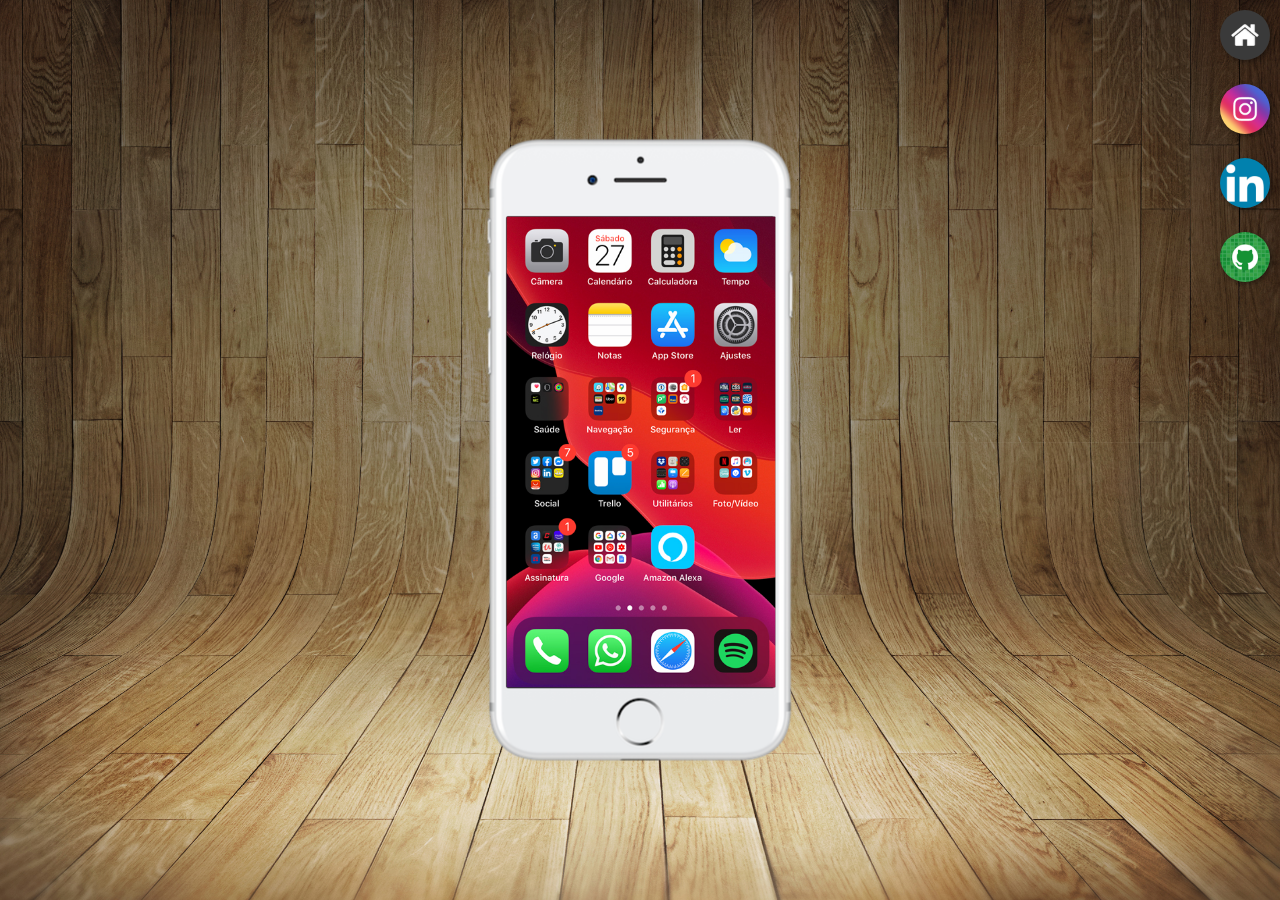
<file: index.html>
<!DOCTYPE html>
<html lang="pt-br">
<head>
    <meta charset="UTF-8">
    <meta http-equiv="X-UA-Compatible" content="IE=edge">
    <meta name="viewport" content="width=device-width, initial-scale=1.0">
    <title>Mais Sobre Mim</title>
    <link rel="shortcut icon" href="images/favicon.ico" type="image/x-icon">
    <link rel="stylesheet" href="estilos/style.css">
</head>
<body>
    <main>
        <section id="telefone">
            <iframe src="home.html" name="tela" id="tela" frameborder="0"></iframe>
        </section>

        

        <section id="redes-sociais">
            <a href="home.html" target="tela"><img src="images/logo-home.jpg" alt="Home"></a> <br>
            <a href="instagram.html" target="tela"><img src="images/logo-instagram.jpg" alt="Instagram"></a> <br>
            <a href="linkedin.html" target="tela"><img src="images/logo-link.jpg" alt="LinkedIn"></a> <br>
            <a href="github.html" target="tela"><img src="images/logo-github.jpg" alt="GitHub"></a>
        </section>
    </main>
</body>
</html>
</file>
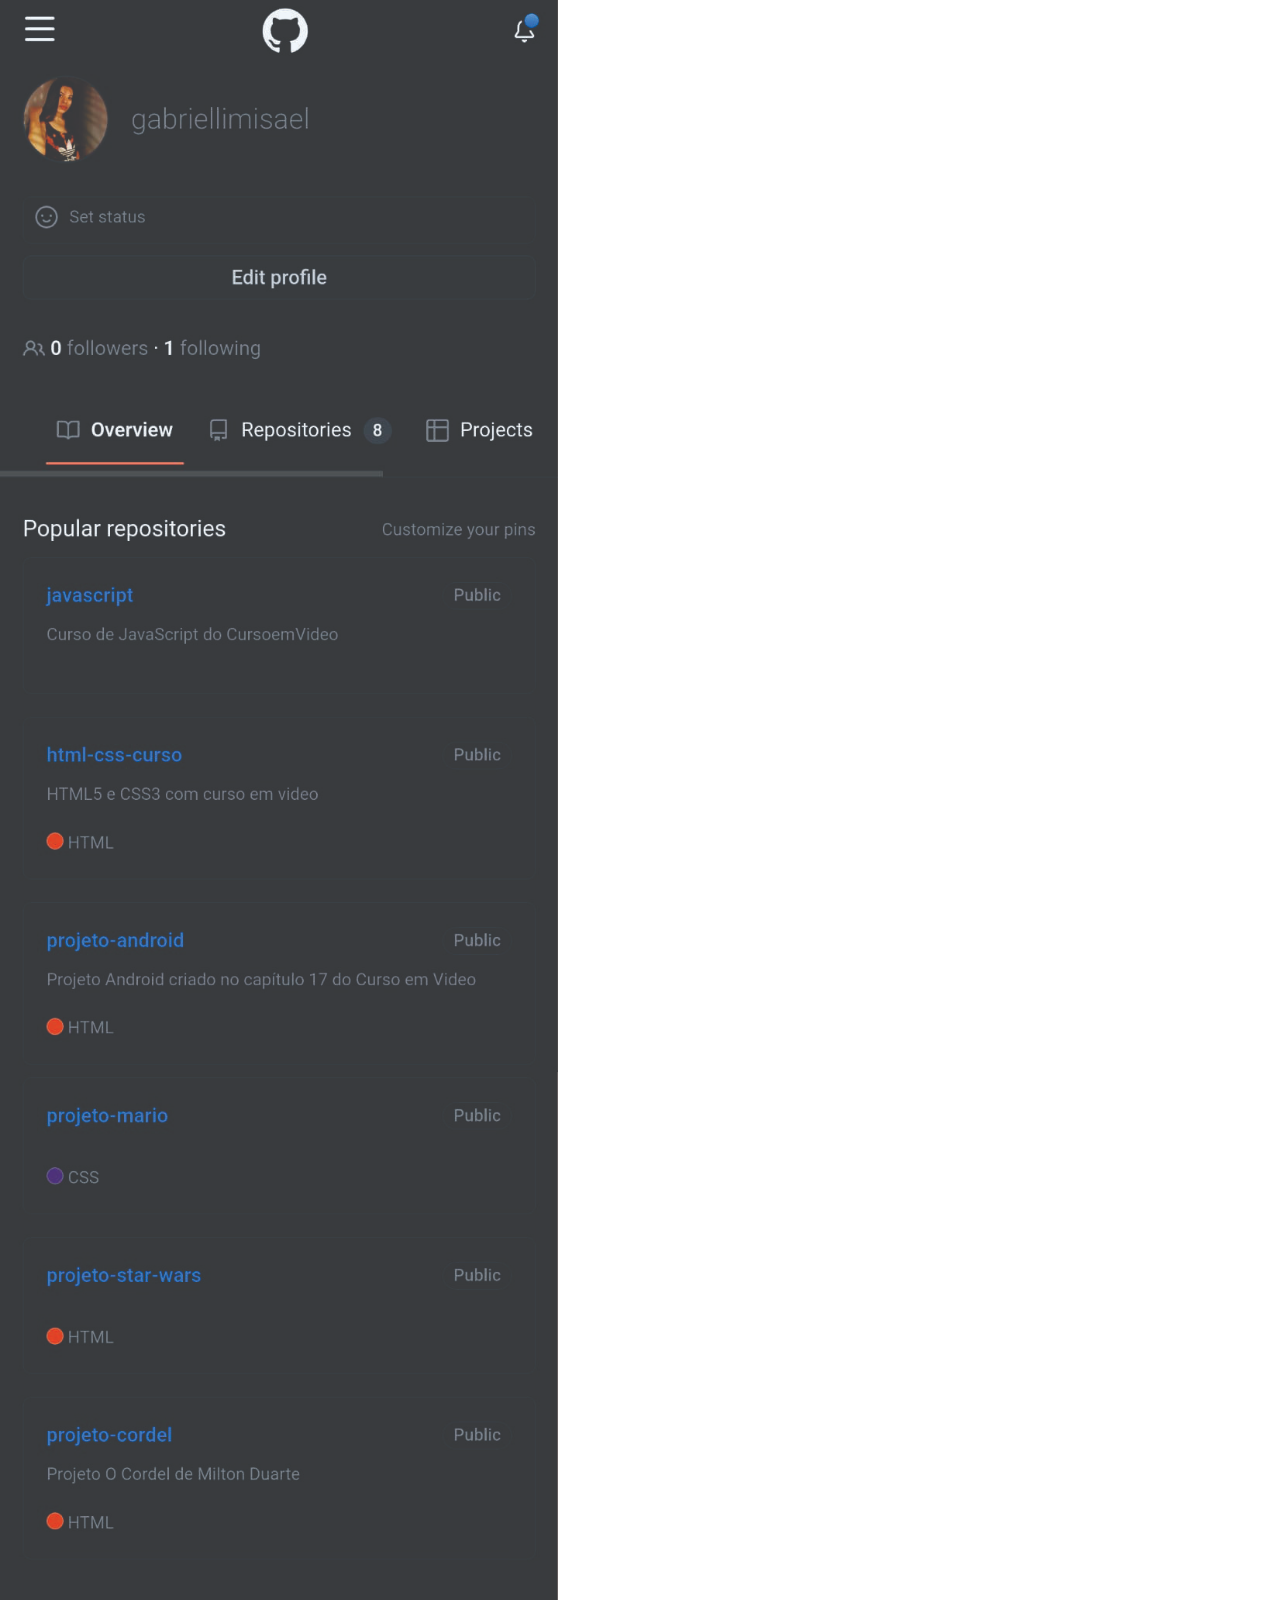
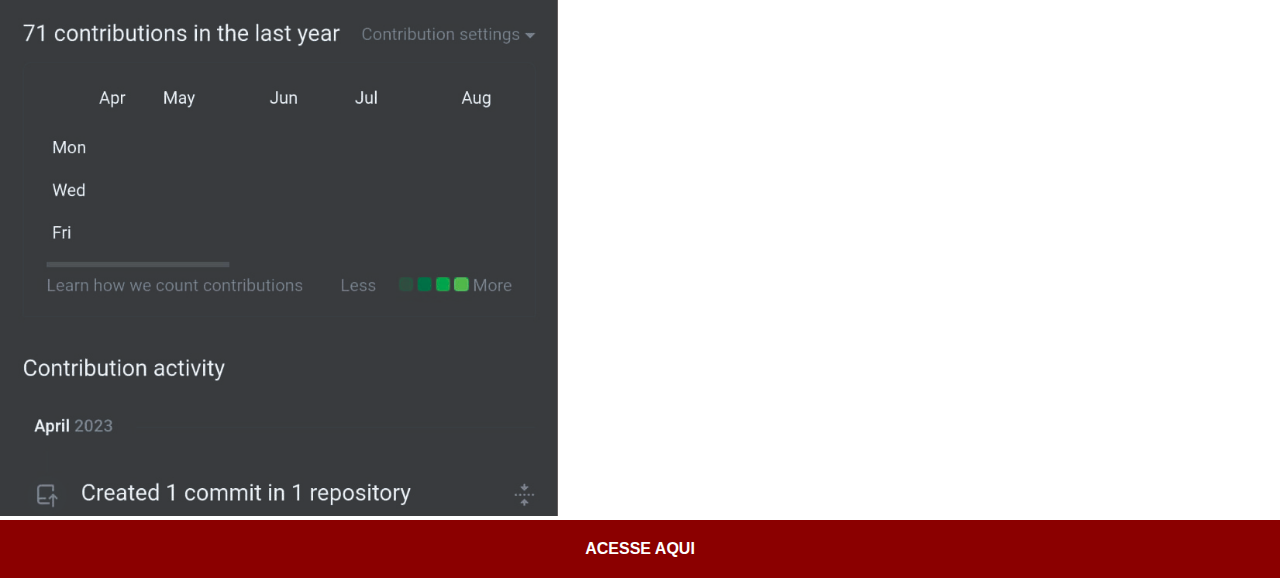
<file: github.html>
<!DOCTYPE html>
<html lang="pt-br">
<head>
    <meta charset="UTF-8">
    <meta http-equiv="X-UA-Compatible" content="IE=edge">
    <meta name="viewport" content="width=device-width, initial-scale=1.0">
    <title>GitHub</title>
    <link rel="stylesheet" href="estilos/social.css">
</head>
<body>
    <img src="images/capa-git.jpg" alt="GitHub">
    <a href="https://github.com/gabriellimisael">ACESSE AQUI</a>
</body>
</html>
</file>
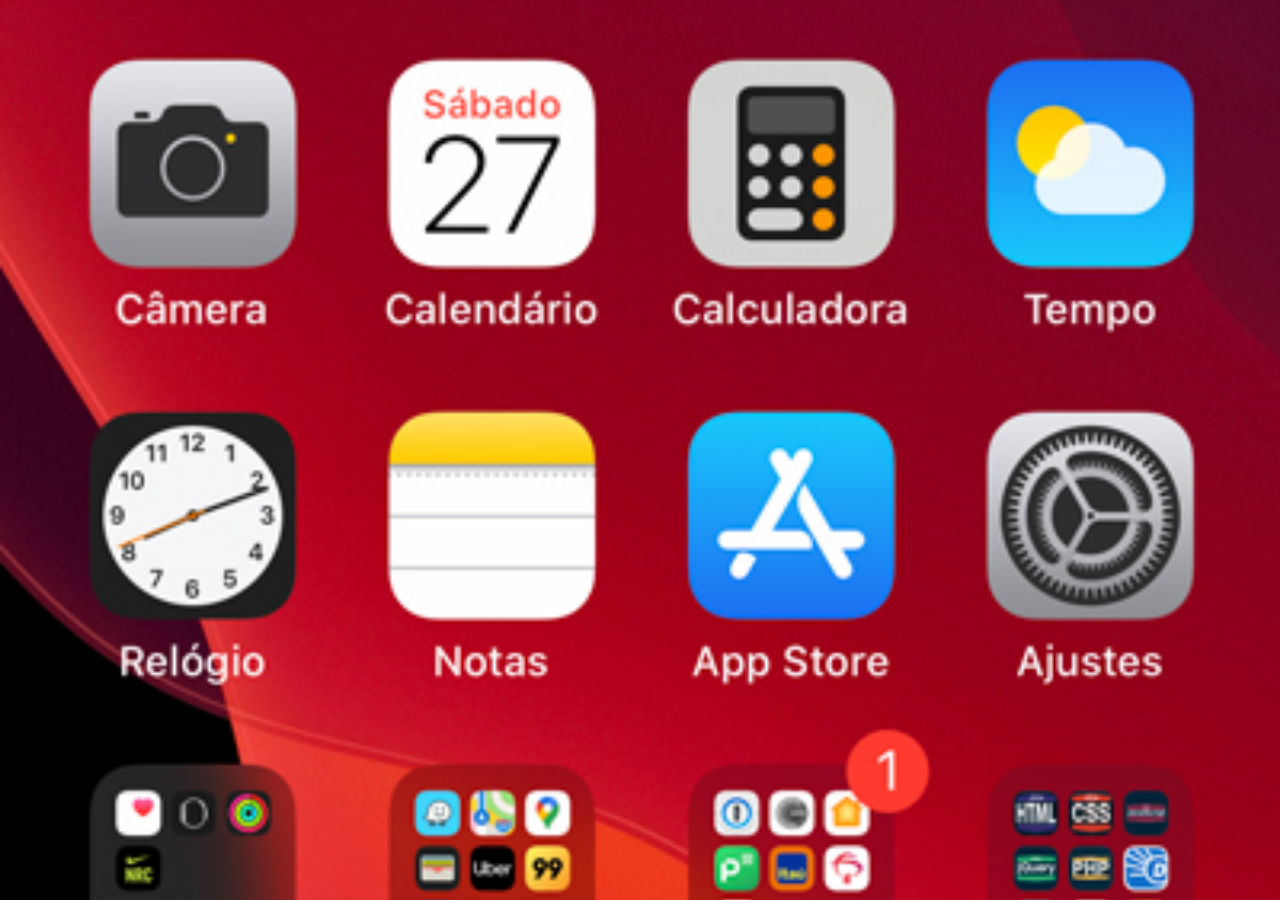
<file: home.html>
<!DOCTYPE html>
<html lang="pt-br">
<head>
    <meta charset="UTF-8">
    <meta http-equiv="X-UA-Compatible" content="IE=edge">
    <meta name="viewport" content="width=device-width, initial-scale=1.0">
    <title>Home</title>
    <style>
        * {
            margin: 0px;
            padding: 0px;
        }
        body {
            width: 100vw;
            height: 100vh;
            background: black url('images/tela-home.jpg') no-repeat top center;
            background-size: cover;
        }
    </style>
</head>
<body>
    
</body>
</html>
</file>
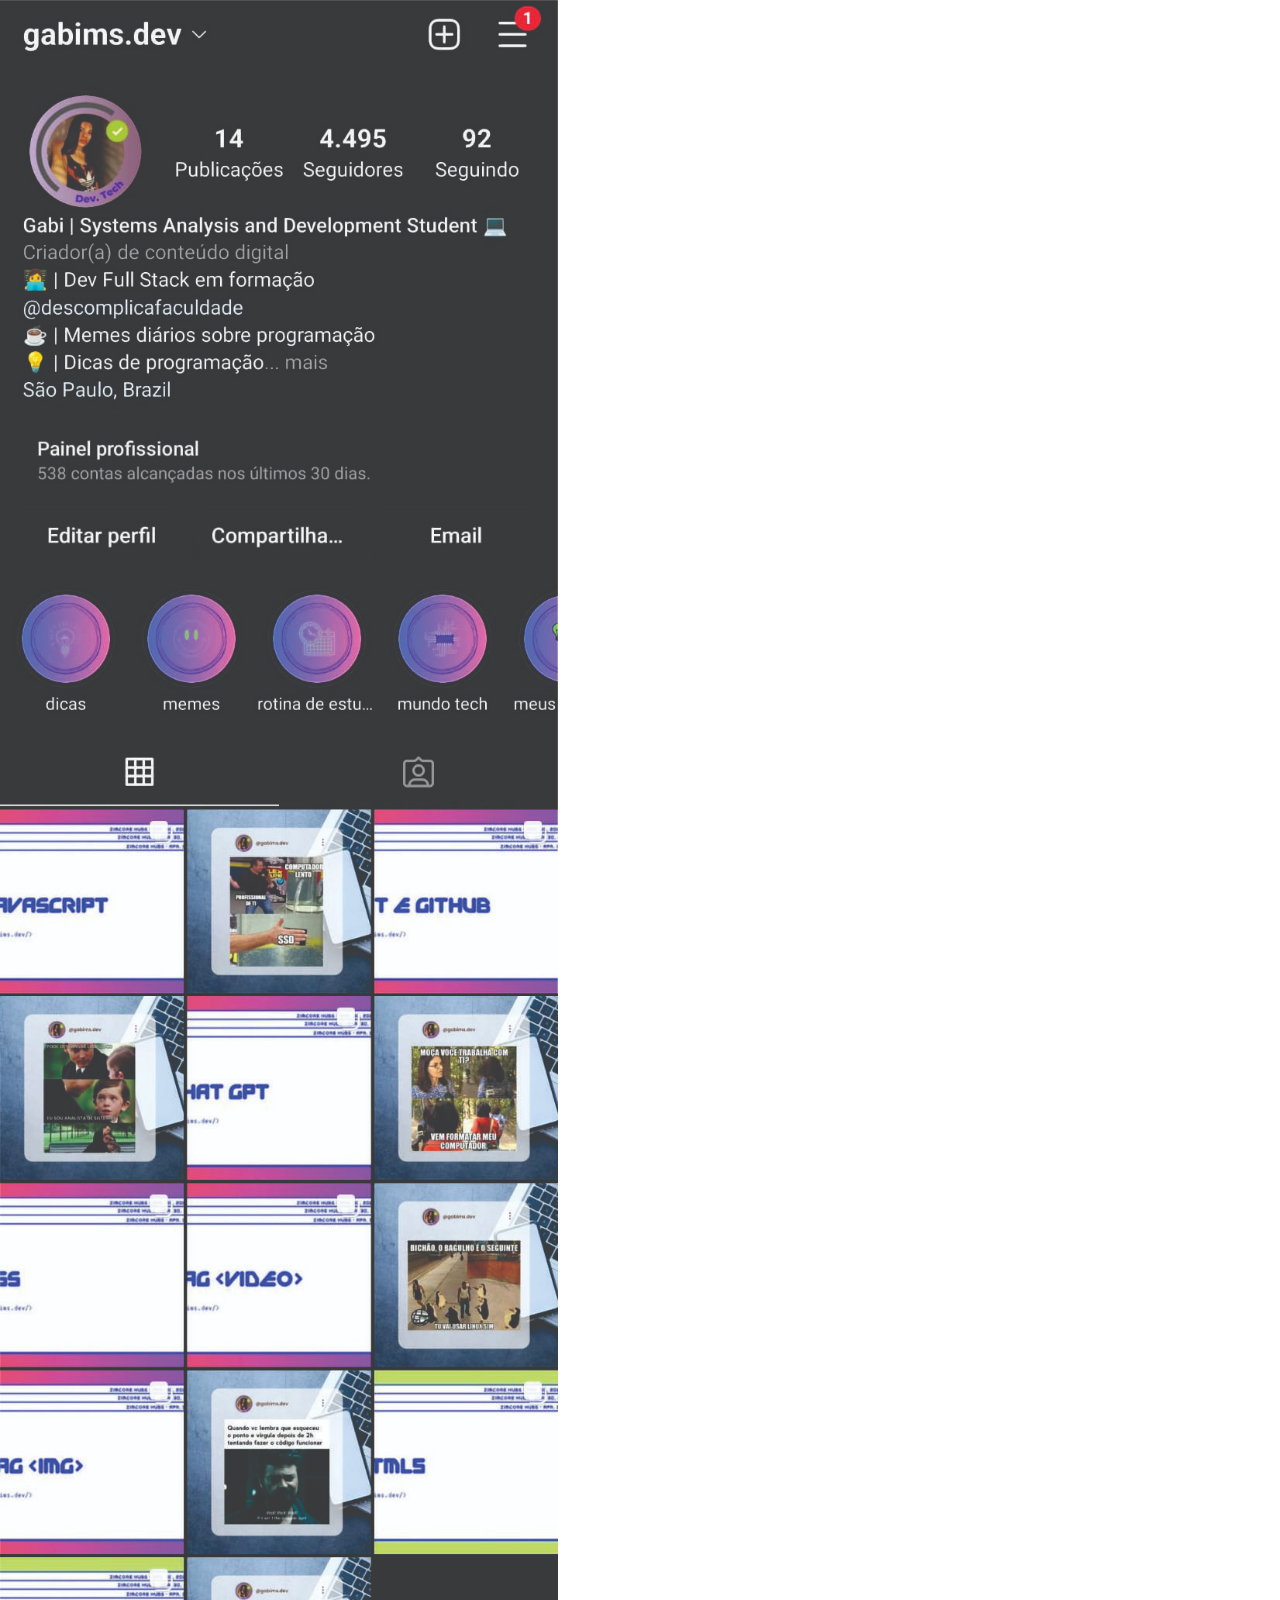
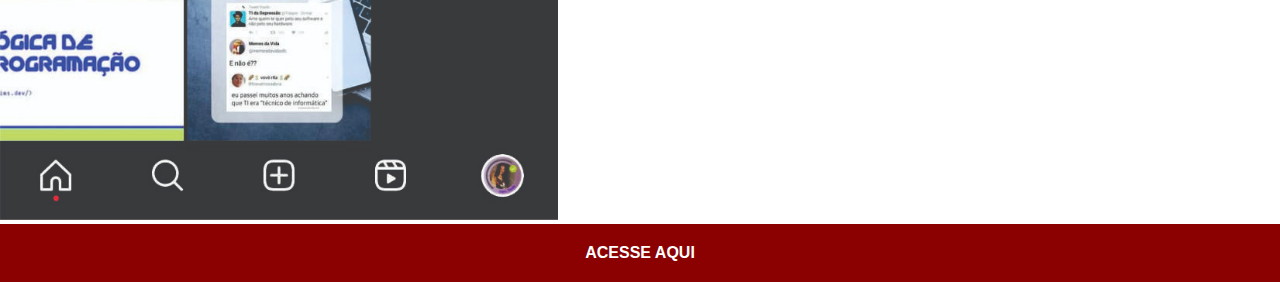
<file: instagram.html>
<!DOCTYPE html>
<html lang="pt-br">
<head>
    <meta charset="UTF-8">
    <meta http-equiv="X-UA-Compatible" content="IE=edge">
    <meta name="viewport" content="width=device-width, initial-scale=1.0">
    <title>Instagram</title>
    <link rel="stylesheet" href="estilos/social.css">
</head>
<body>
    <img src="images/capa-insta.jpg" alt="Instagram">
    <a href="https://www.instagram.com/gabims.dev/" target="_blank">ACESSE AQUI</a>
</body>
</html>
</file>
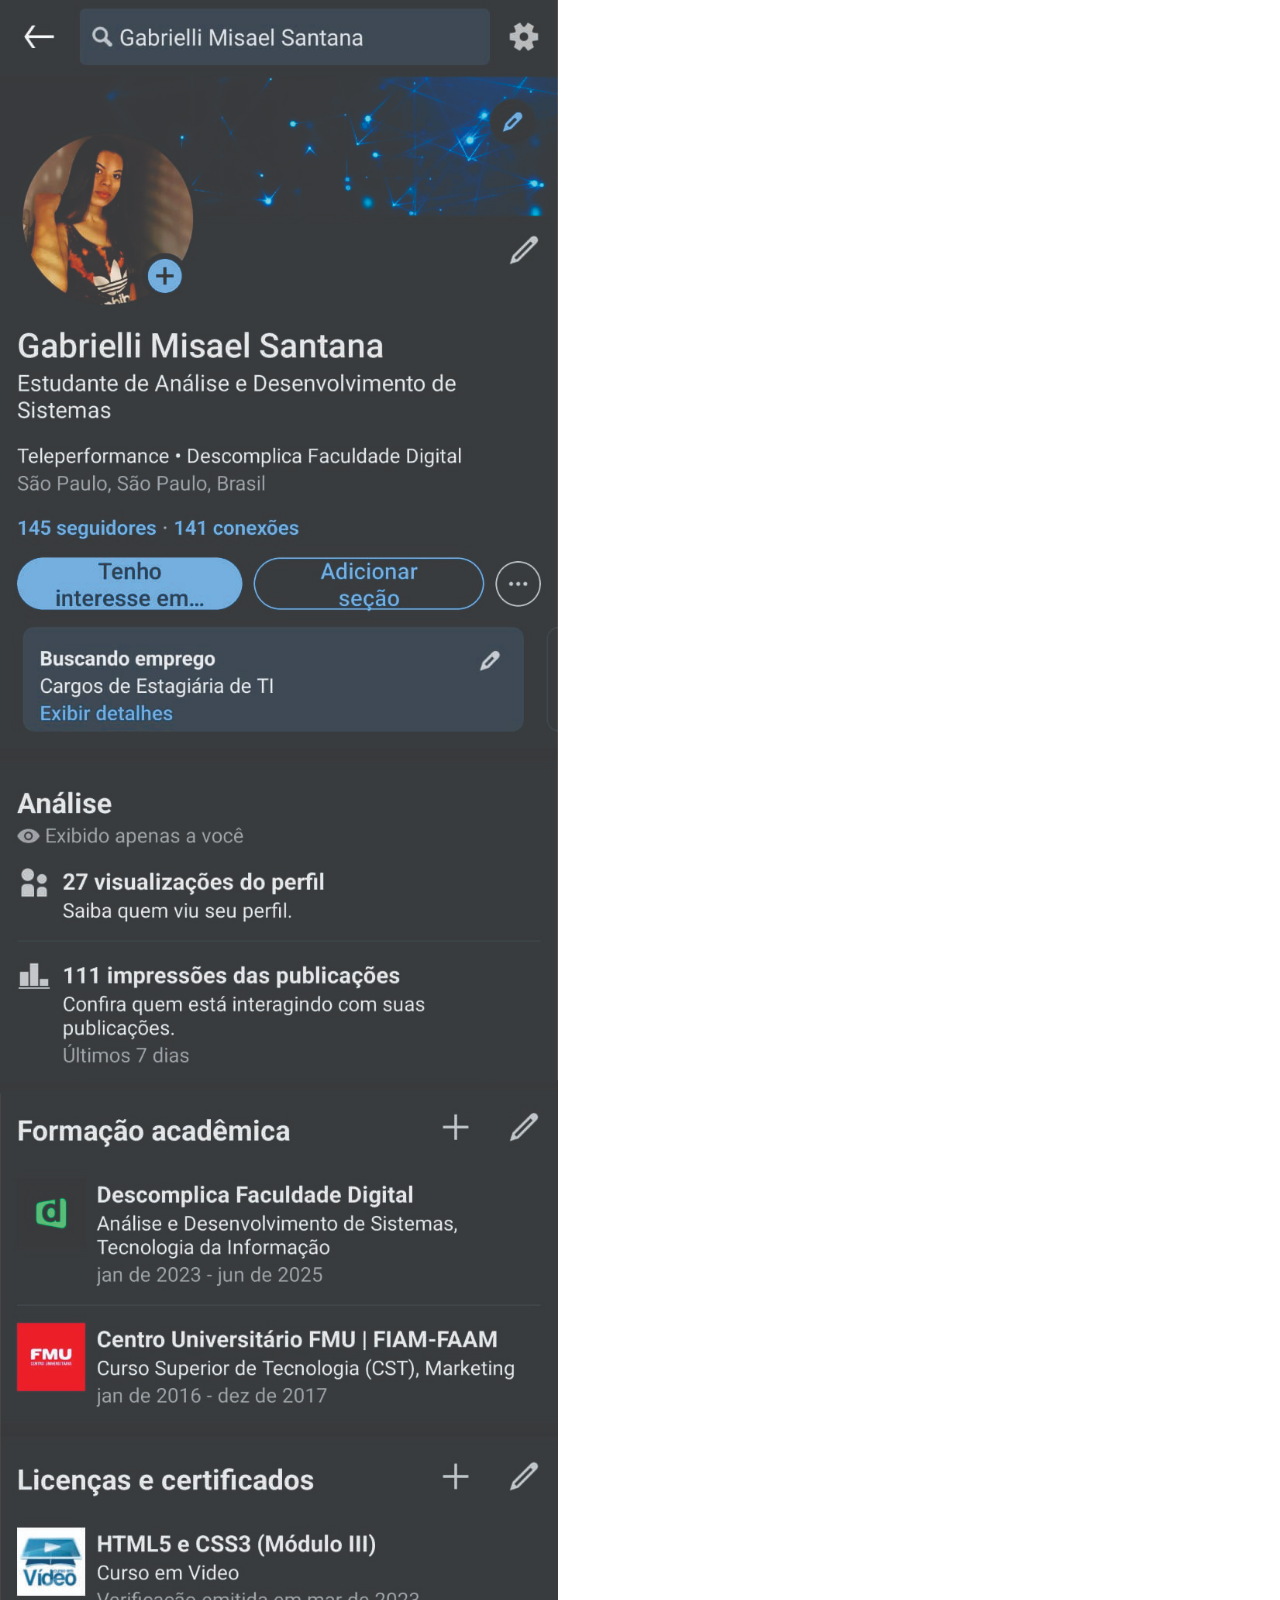
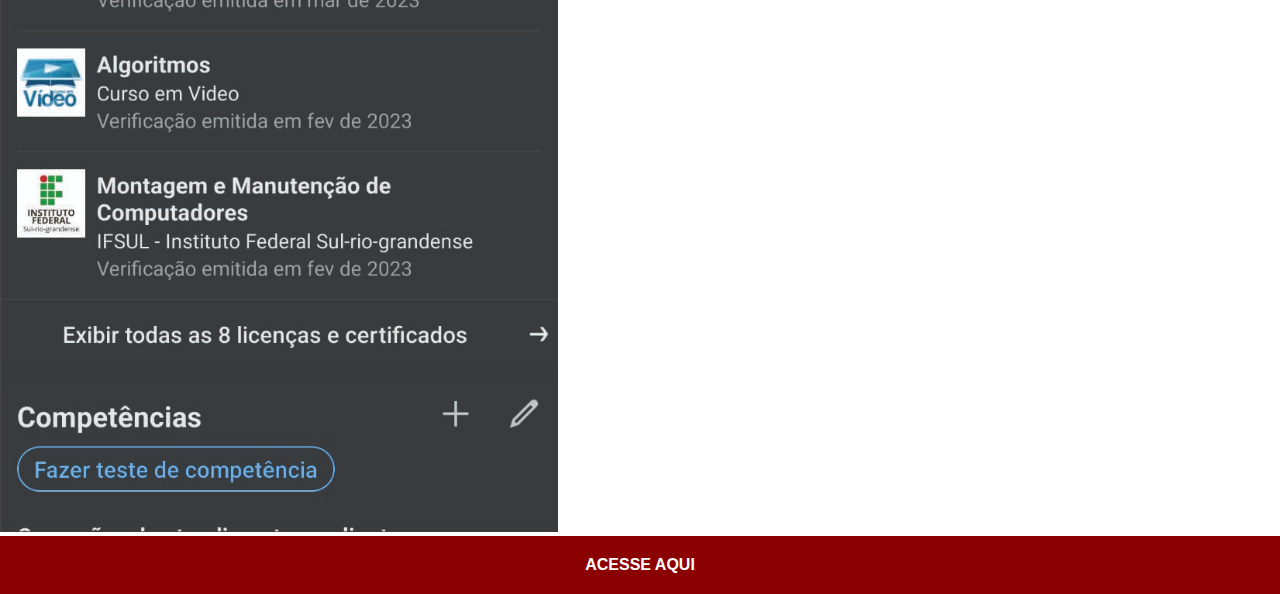
<file: linkedin.html>
<!DOCTYPE html>
<html lang="pt-br">
<head>
    <meta charset="UTF-8">
    <meta http-equiv="X-UA-Compatible" content="IE=edge">
    <meta name="viewport" content="width=device-width, initial-scale=1.0">
    <title>LinkedIn</title>
    <link rel="stylesheet" href="estilos/social.css">
</head>
<body>
    <img src="images/capa-link.jpg" alt="LinkedIn">
    <a href="https://www.linkedin.com/in/gabrielli-misael-santana-632464254/" target="_blank">ACESSE AQUI</a>
</body>
</html>
</file>
<file: estilos/style.css>
* {
    margin: 0px;
    padding: 0px;
    font-family: Arial, Helvetica, sans-serif;
}


body {
    background: url('../images/fundo-madeira.jpg') no-repeat top center;
    background-size: cover;
    background-attachment: fixed;
}

main {
    height: 100vh;
    position: relative;
}

section#telefone {
    position: absolute;
    transform: translate(-50%, -50%);
    top: 50%;
    left: 50%;

    height: 627px;
    width: 311px;
    background: url('../images/frame-iphone.png') no-repeat;
}

iframe#tela {
    position: relative;
    top: 80px;
    left: 22px;
    height: 471px;
    width: 269px;
}
section#redes-sociais img{
    width: 50px;
    margin: 10px;
    border-radius: 50%;
    box-shadow: 2px 2px 5px rgba(0, 0, 0, 0.400);
    box-sizing: border-box;

}
section#redes-sociais {
    text-align: right;
}

section#redes-sociais img:hover {
    border: 2px solid rgba(255, 255, 255, 0.668);
    transform: translate(-3px, -3px);
    box-shadow: 5px 5px 10px rgba(0, 0, 0, 0.622);
    transition: transform .3s border 1s;
}
</file>
<file: estilos/social.css>
* {
    margin: 0px;
    padding: 0px;
    font-family: Arial, Helvetica, sans-serif;
}

::-webkit-scrollbar {
    width: 0px;
    height: 0px;
}

img {
    width: 62vh;
}

a{
    display: block;
    background-color: darkred;
    color: white;
    padding: 20px;
    text-align: center;
    font-weight: bolder;
    text-decoration: none;
}
a:hover {
    background-color: red;
}
</file>
